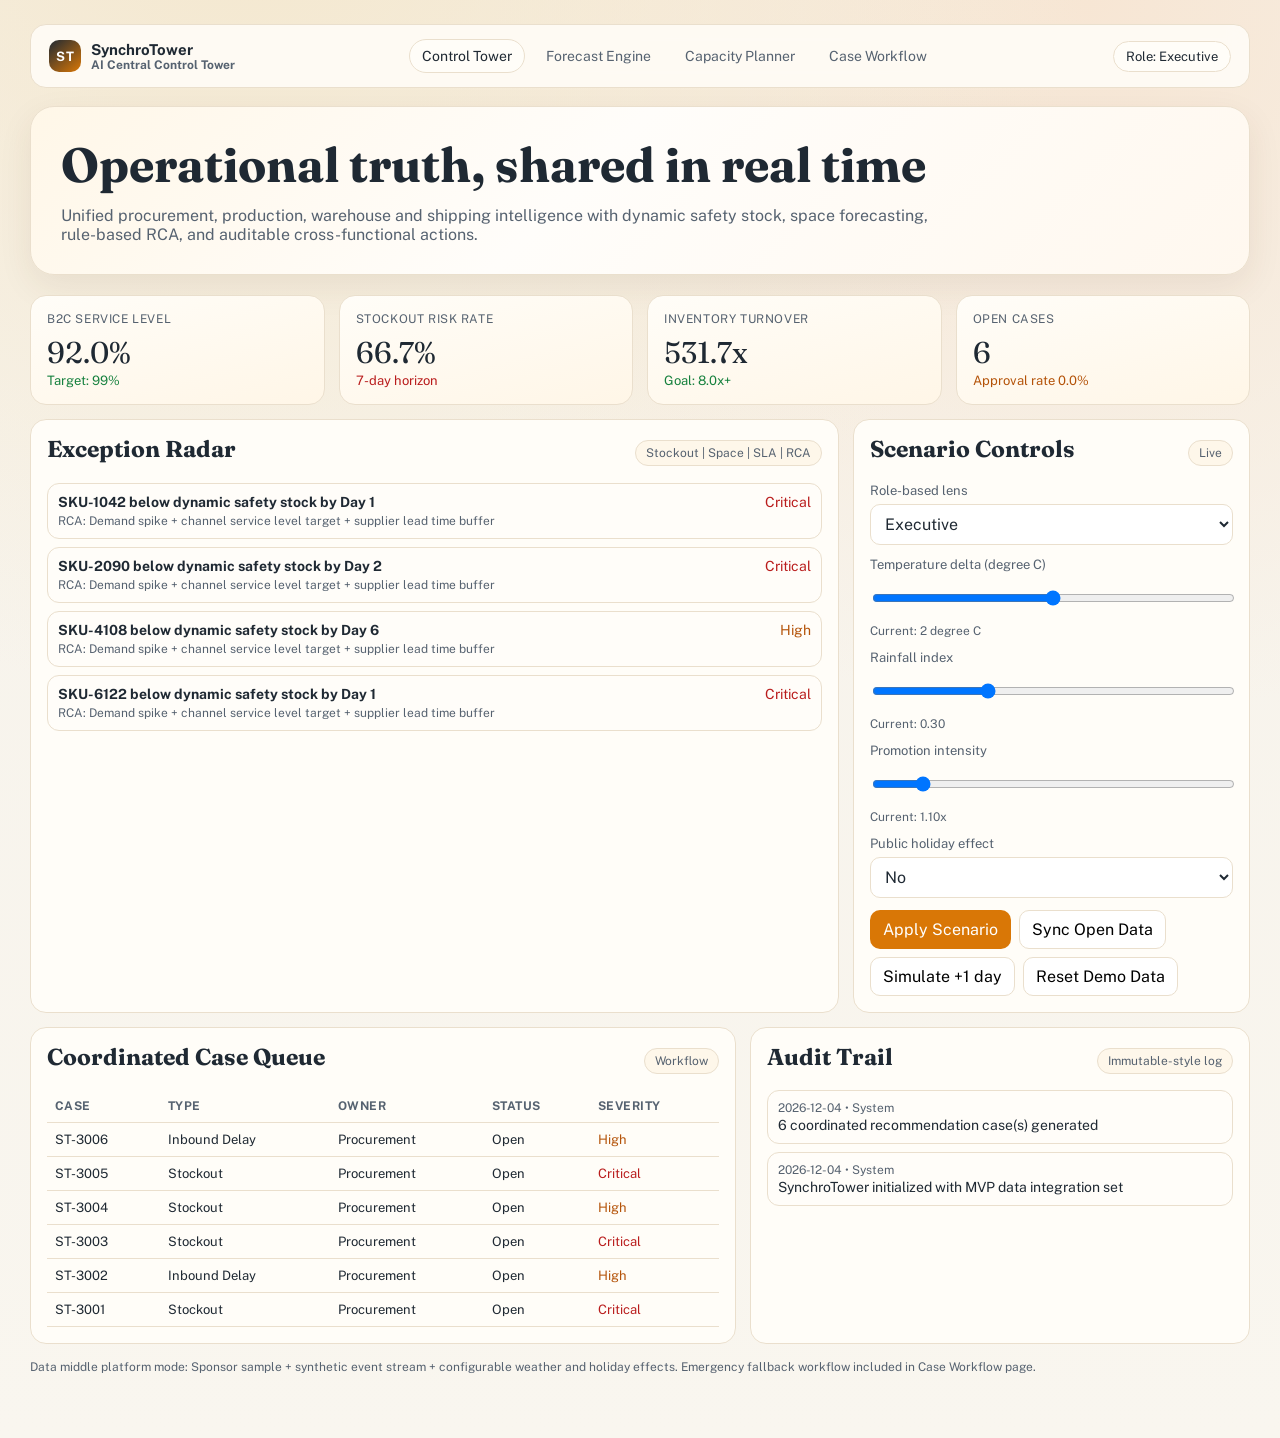
<file: index.html>
<!DOCTYPE html>
<html lang="en">
<head>
  <meta charset="UTF-8">
  <meta name="viewport" content="width=device-width, initial-scale=1.0">
  <title>SynchroTower Control Tower</title>
  <link rel="preconnect" href="https://fonts.googleapis.com">
  <link rel="preconnect" href="https://fonts.gstatic.com" crossorigin>
  <link href="https://fonts.googleapis.com/css2?family=Fraunces:opsz,wght@9..144,400;9..144,600;9..144,700&family=Public+Sans:wght@400;500;600;700&display=swap" rel="stylesheet">
  <link rel="stylesheet" href="assets/app.css">
</head>
<body data-page="index">
  <main id="app" class="app-shell"></main>
  <script type="module" src="assets/app.js"></script>
</body>
</html>
</file>
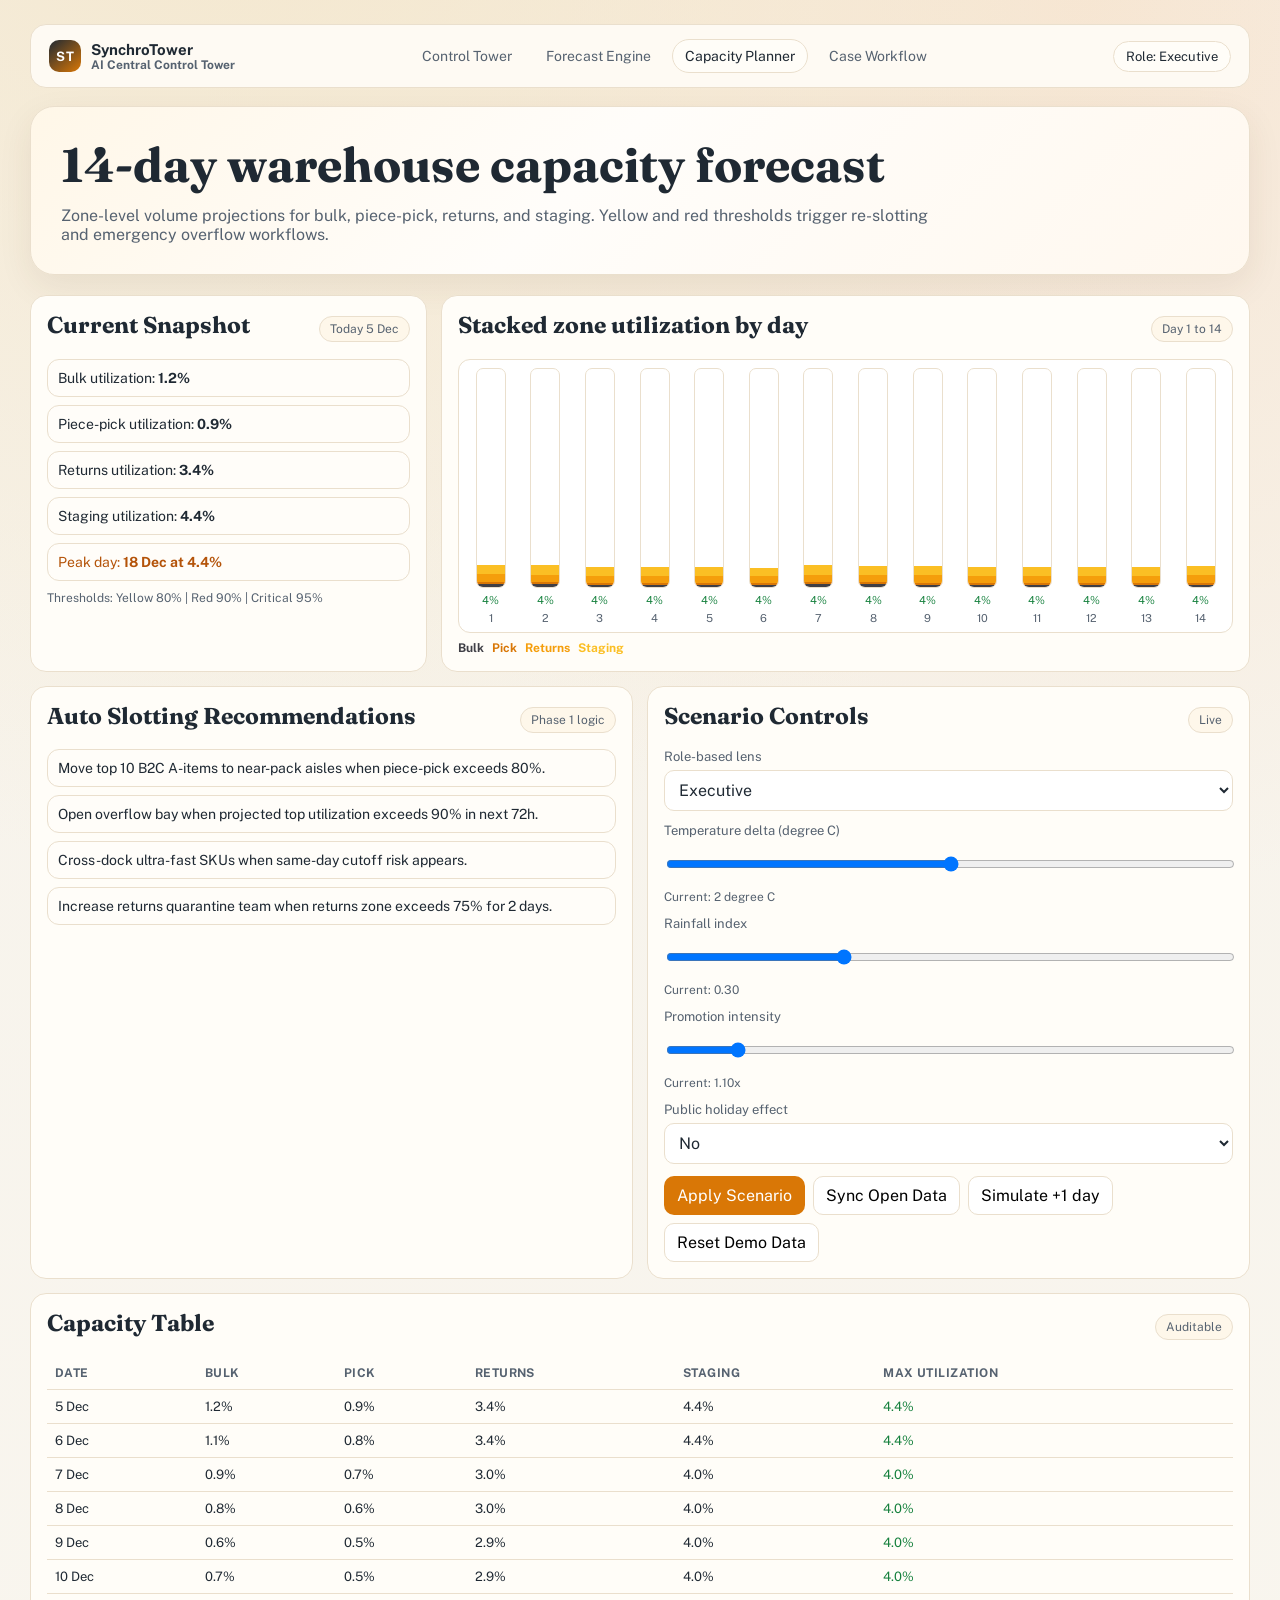
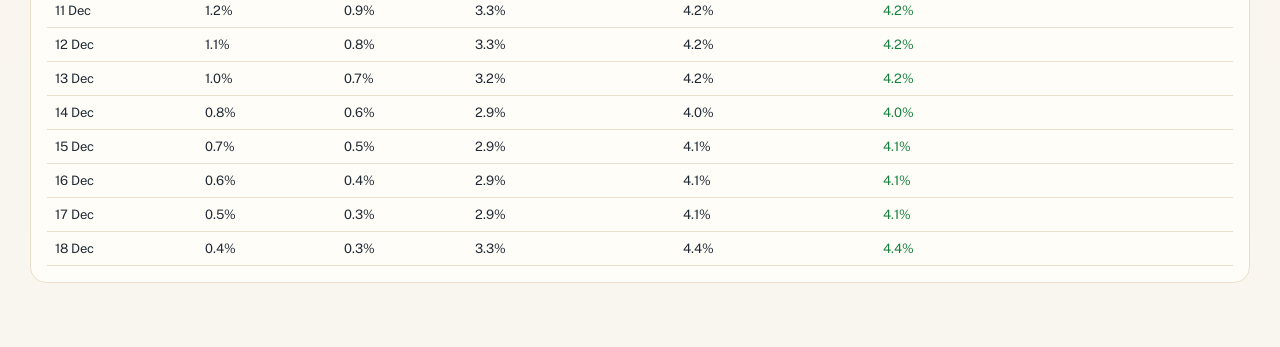
<file: capacity.html>
<!DOCTYPE html>
<html lang="en">
<head>
  <meta charset="UTF-8">
  <meta name="viewport" content="width=device-width, initial-scale=1.0">
  <title>SynchroTower Capacity Planner</title>
  <link rel="preconnect" href="https://fonts.googleapis.com">
  <link rel="preconnect" href="https://fonts.gstatic.com" crossorigin>
  <link href="https://fonts.googleapis.com/css2?family=Fraunces:opsz,wght@9..144,400;9..144,600;9..144,700&family=Public+Sans:wght@400;500;600;700&display=swap" rel="stylesheet">
  <link rel="stylesheet" href="assets/app.css">
</head>
<body data-page="capacity">
  <main id="app" class="app-shell"></main>
  <script type="module" src="assets/app.js"></script>
</body>
</html>
</file>
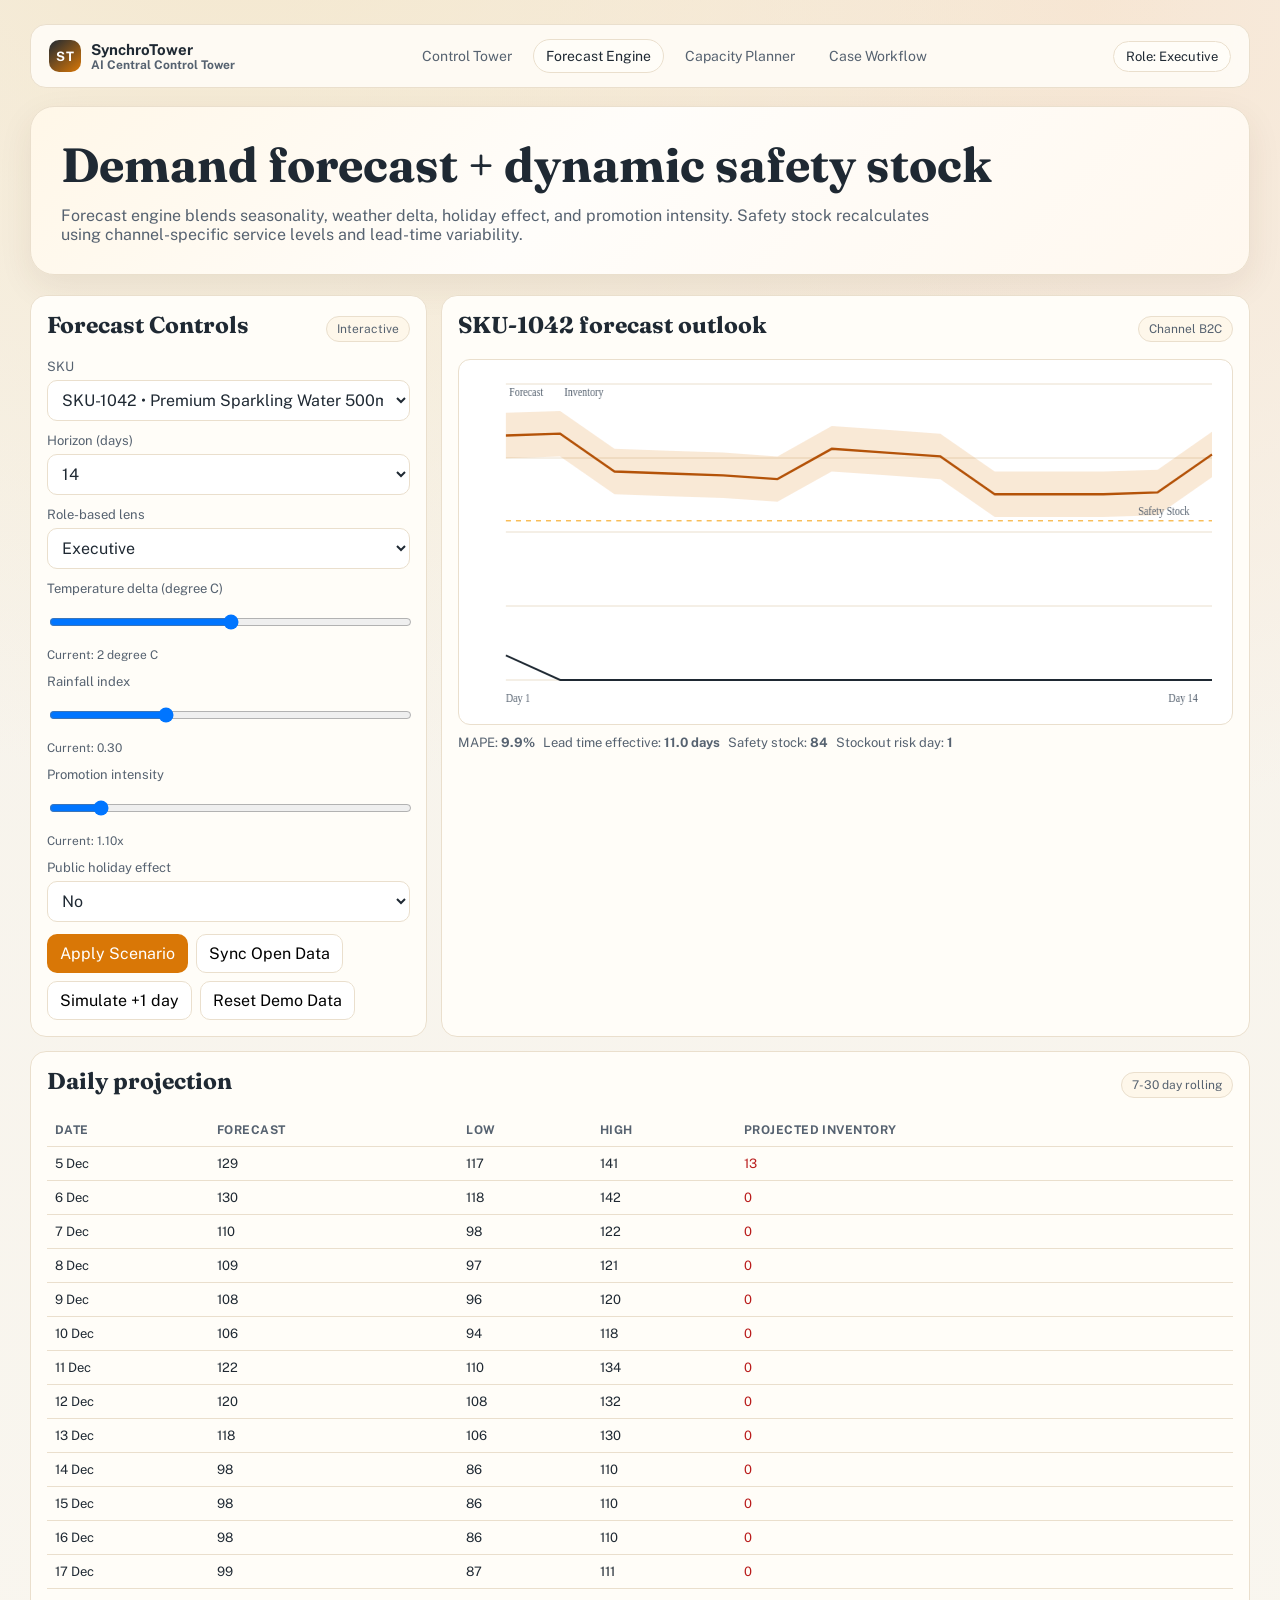
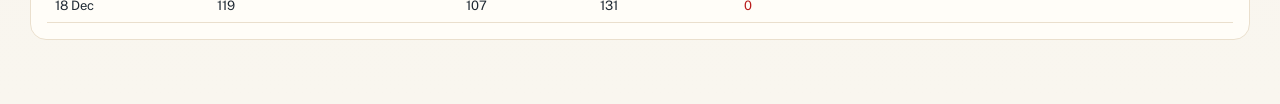
<file: forecast.html>
<!DOCTYPE html>
<html lang="en">
<head>
  <meta charset="UTF-8">
  <meta name="viewport" content="width=device-width, initial-scale=1.0">
  <title>SynchroTower Forecast Engine</title>
  <link rel="preconnect" href="https://fonts.googleapis.com">
  <link rel="preconnect" href="https://fonts.gstatic.com" crossorigin>
  <link href="https://fonts.googleapis.com/css2?family=Fraunces:opsz,wght@9..144,400;9..144,600;9..144,700&family=Public+Sans:wght@400;500;600;700&display=swap" rel="stylesheet">
  <link rel="stylesheet" href="assets/app.css">
</head>
<body data-page="forecast">
  <main id="app" class="app-shell"></main>
  <script type="module" src="assets/app.js"></script>
</body>
</html>
</file>
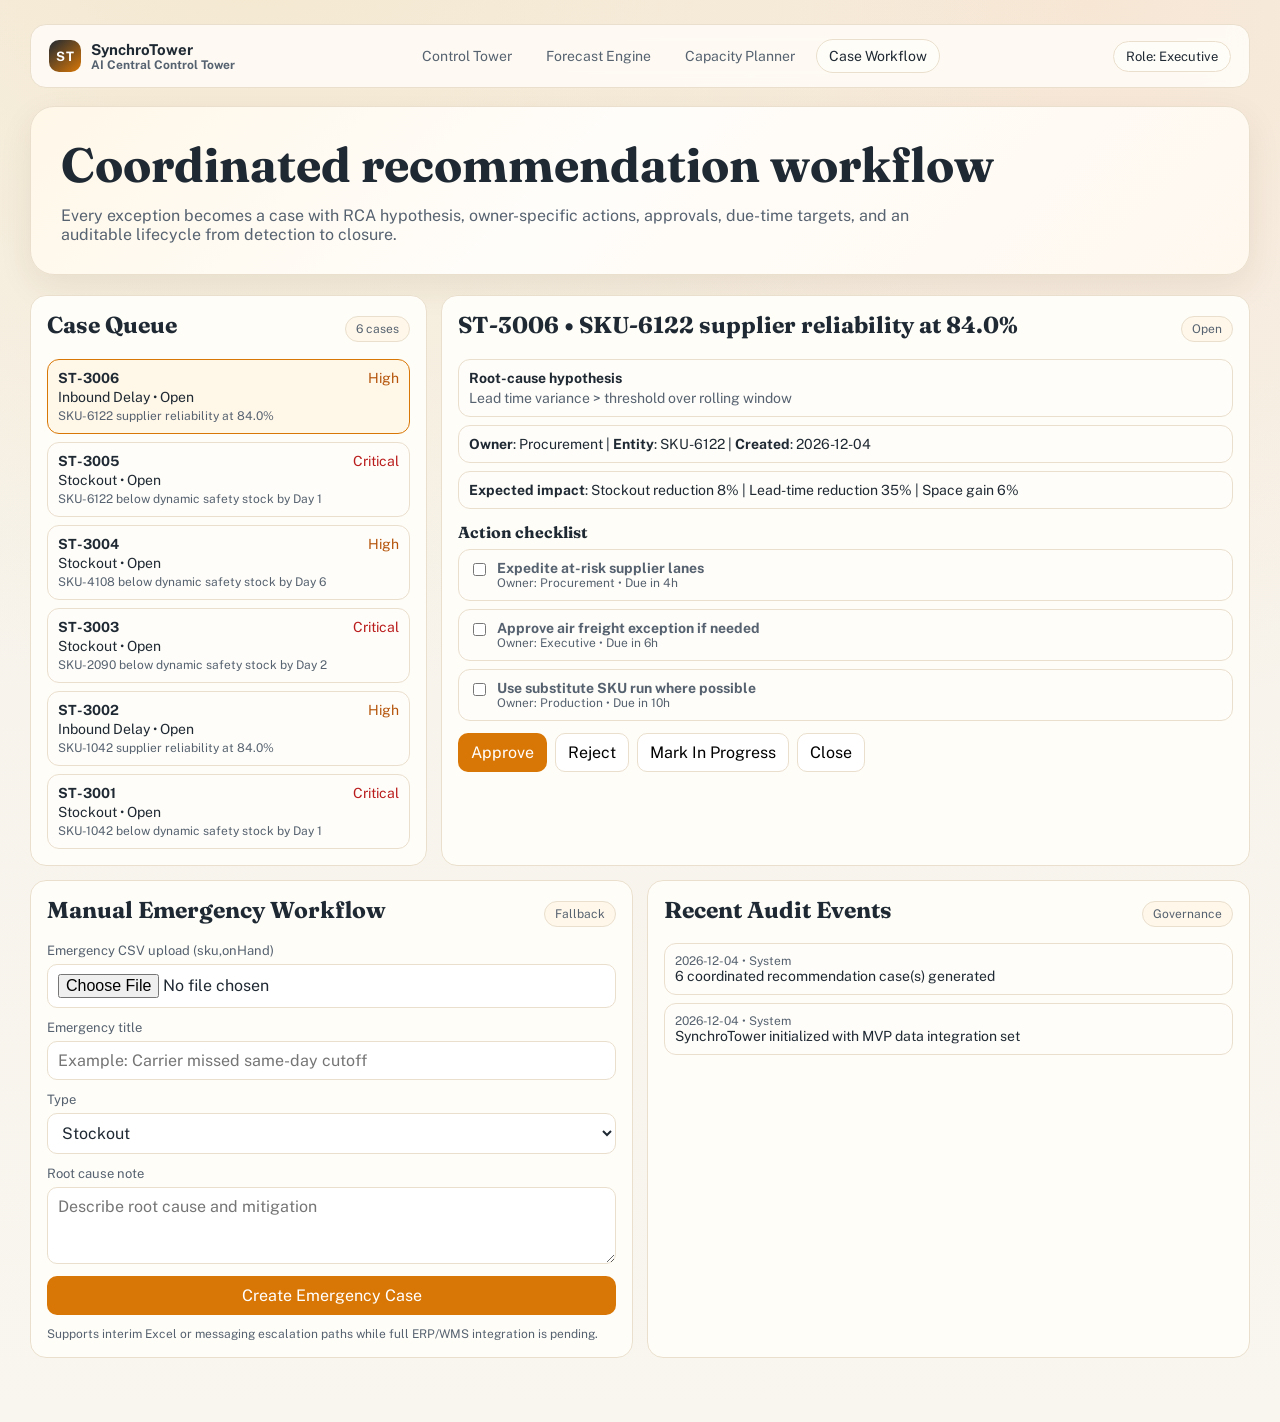
<file: recommendation.html>
<!DOCTYPE html>
<html lang="en">
<head>
  <meta charset="UTF-8">
  <meta name="viewport" content="width=device-width, initial-scale=1.0">
  <title>SynchroTower Case Workflow</title>
  <link rel="preconnect" href="https://fonts.googleapis.com">
  <link rel="preconnect" href="https://fonts.gstatic.com" crossorigin>
  <link href="https://fonts.googleapis.com/css2?family=Fraunces:opsz,wght@9..144,400;9..144,600;9..144,700&family=Public+Sans:wght@400;500;600;700&display=swap" rel="stylesheet">
  <link rel="stylesheet" href="assets/app.css">
</head>
<body data-page="recommendation">
  <main id="app" class="app-shell"></main>
  <script type="module" src="assets/app.js"></script>
</body>
</html>
</file>
<file: assets/app.css>
:root {
  --bg: #f6f2ea;
  --bg-soft: #fff9ef;
  --surface: #fffdf8;
  --surface-2: #fef7ea;
  --ink: #1f2933;
  --ink-soft: #566270;
  --line: #eadfcd;
  --accent: #d97706;
  --accent-strong: #b45309;
  --good: #15803d;
  --warn: #b45309;
  --danger: #b91c1c;
  --radius-sm: 10px;
  --radius-md: 16px;
  --radius-lg: 24px;
  --shadow: 0 12px 34px rgba(77, 56, 20, 0.08);
}

* {
  box-sizing: border-box;
}

body {
  margin: 0;
  font-family: "Public Sans", "Avenir Next", "Segoe UI", sans-serif;
  color: var(--ink);
  background:
    radial-gradient(circle at 20% -10%, #f4e7cd 0%, rgba(244, 231, 205, 0) 45%),
    radial-gradient(circle at 85% 0%, #f7e6d4 0%, rgba(247, 230, 212, 0) 40%),
    linear-gradient(180deg, var(--bg) 0%, #f9f6ef 100%);
  min-height: 100vh;
}

h1,
h2,
h3,
h4 {
  font-family: "Fraunces", "Georgia", serif;
  line-height: 1.15;
}

a {
  color: inherit;
  text-decoration: none;
}

.app-shell {
  max-width: 1260px;
  margin: 0 auto;
  padding: 24px 20px 64px;
}

.topbar {
  display: flex;
  justify-content: space-between;
  align-items: center;
  gap: 16px;
  padding: 14px 18px;
  border: 1px solid var(--line);
  border-radius: var(--radius-md);
  background: rgba(255, 253, 248, 0.85);
  backdrop-filter: blur(10px);
  position: sticky;
  top: 12px;
  z-index: 20;
}

.brand {
  display: flex;
  align-items: center;
  gap: 10px;
  font-weight: 700;
}

.brand-mark {
  width: 32px;
  height: 32px;
  border-radius: 10px;
  display: grid;
  place-items: center;
  color: #fff;
  background: linear-gradient(140deg, #1f2933, #d97706);
  font-size: 13px;
  letter-spacing: 0.5px;
}

.nav-links {
  display: flex;
  gap: 8px;
  flex-wrap: wrap;
}

.nav-link {
  border: 1px solid transparent;
  padding: 8px 12px;
  border-radius: 999px;
  color: var(--ink-soft);
  font-size: 14px;
}

.nav-link:hover,
.nav-link.active {
  border-color: var(--line);
  background: var(--surface);
  color: var(--ink);
}

.role-pill {
  display: inline-flex;
  align-items: center;
  gap: 8px;
  border: 1px solid var(--line);
  border-radius: 999px;
  padding: 7px 12px;
  font-size: 13px;
  background: var(--surface);
}

.hero {
  margin-top: 18px;
  padding: 30px;
  border-radius: var(--radius-lg);
  border: 1px solid var(--line);
  background: linear-gradient(135deg, #fff7e8 0%, #fffdfa 45%, #fff8ef 100%);
  box-shadow: var(--shadow);
}

.hero h1 {
  margin: 0;
  font-size: clamp(32px, 4vw, 48px);
}

.hero p {
  margin-top: 14px;
  margin-bottom: 0;
  max-width: 870px;
  color: var(--ink-soft);
  font-size: 16px;
}

.grid {
  margin-top: 20px;
  display: grid;
  grid-template-columns: repeat(12, minmax(0, 1fr));
  gap: 14px;
}

.card {
  border: 1px solid var(--line);
  background: var(--surface);
  border-radius: var(--radius-md);
  padding: 16px;
}

.card h3 {
  margin-top: 0;
  margin-bottom: 8px;
  font-size: 23px;
}

.kpi-card {
  grid-column: span 3;
  background: linear-gradient(165deg, #fffdf8 0%, #fff6e7 100%);
}

.kpi-label {
  font-size: 12px;
  text-transform: uppercase;
  letter-spacing: 0.05em;
  color: var(--ink-soft);
}

.kpi-value {
  margin-top: 8px;
  font-size: 30px;
  font-family: "Fraunces", serif;
}

.kpi-change {
  margin-top: 2px;
  font-size: 13px;
}

.good { color: var(--good); }
.warn { color: var(--warn); }
.danger { color: var(--danger); }

.panel-title {
  display: flex;
  justify-content: space-between;
  align-items: center;
  gap: 10px;
  margin-bottom: 12px;
}

.badge {
  display: inline-flex;
  align-items: center;
  gap: 6px;
  border: 1px solid var(--line);
  background: var(--surface-2);
  border-radius: 999px;
  padding: 5px 10px;
  font-size: 12px;
  color: var(--ink-soft);
}

.list {
  display: grid;
  gap: 8px;
}

.list-item {
  padding: 10px;
  border: 1px solid var(--line);
  border-radius: 12px;
  background: #fffdf9;
  font-size: 14px;
}

.controls {
  display: grid;
  gap: 12px;
}

.control {
  display: grid;
  gap: 6px;
}

label {
  font-size: 13px;
  color: var(--ink-soft);
}

input,
select,
button,
textarea {
  font: inherit;
}

input,
select,
textarea {
  width: 100%;
  border: 1px solid var(--line);
  background: #fff;
  border-radius: 10px;
  padding: 9px 10px;
  color: var(--ink);
}

button {
  border: 1px solid var(--line);
  border-radius: 10px;
  background: #fff;
  padding: 9px 12px;
  cursor: pointer;
}

button.primary {
  background: var(--accent);
  color: #fff;
  border-color: transparent;
}

button.primary:hover {
  background: var(--accent-strong);
}

button.ghost:hover {
  background: var(--surface-2);
}

.row {
  display: flex;
  gap: 8px;
  flex-wrap: wrap;
}

.table {
  width: 100%;
  border-collapse: collapse;
  font-size: 13px;
}

.table th,
.table td {
  padding: 9px 8px;
  border-bottom: 1px solid var(--line);
  text-align: left;
}

.table th {
  color: var(--ink-soft);
  font-size: 12px;
  text-transform: uppercase;
  letter-spacing: 0.04em;
}

.canvas-wrap {
  border: 1px solid var(--line);
  border-radius: 12px;
  background: #fff;
  padding: 10px;
}

.footer-note {
  margin-top: 16px;
  color: var(--ink-soft);
  font-size: 12px;
}

@keyframes rise {
  from { opacity: 0; transform: translateY(6px); }
  to { opacity: 1; transform: translateY(0); }
}

.rise {
  animation: rise 0.5s ease both;
}

@media (max-width: 1100px) {
  .kpi-card {
    grid-column: span 6;
  }
}

@media (max-width: 760px) {
  .app-shell {
    padding: 12px 12px 30px;
  }

  .topbar {
    flex-direction: column;
    align-items: stretch;
  }

  .hero {
    padding: 20px;
  }

  .kpi-card {
    grid-column: span 12;
  }
}
</file>
